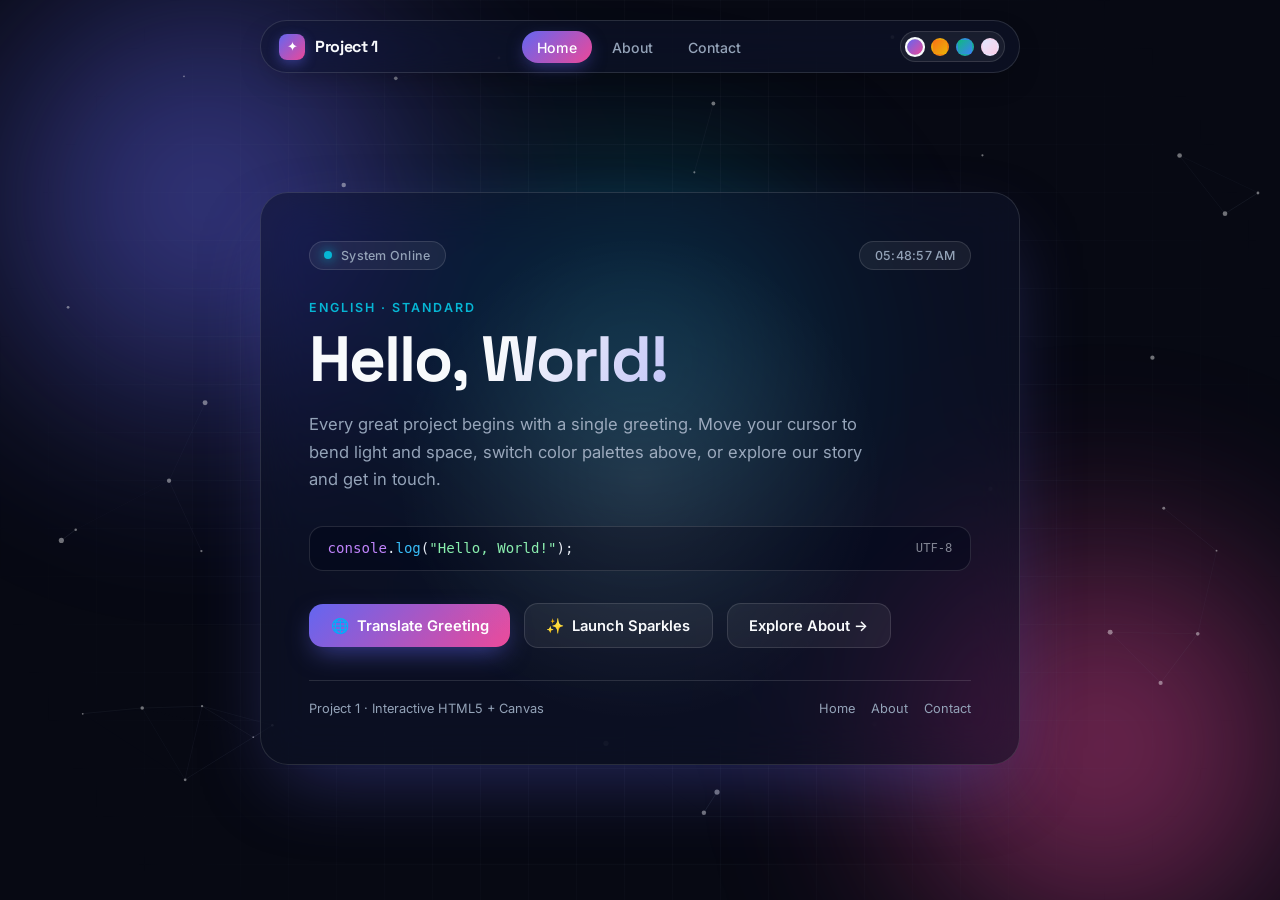
<file: index.html>
<!DOCTYPE html>
<html lang="en">
<head>
  <meta charset="UTF-8" />
  <meta name="viewport" content="width=device-width, initial-scale=1.0" />
  <title>Hello, World! · Project 1</title>
  <link rel="preconnect" href="https://fonts.googleapis.com" />
  <link rel="preconnect" href="https://fonts.gstatic.com" crossorigin />
  <link href="https://fonts.googleapis.com/css2?family=Inter:wght@400;500;600&family=Space+Grotesk:wght@600;700&display=swap" rel="stylesheet" />
  <link rel="stylesheet" href="styles.css" />
</head>
<body data-theme="aurora">
  <div class="aurora" aria-hidden="true">
    <div class="blob blob-1"></div>
    <div class="blob blob-2"></div>
    <div class="blob blob-3"></div>
  </div>
  <div class="grid-overlay" aria-hidden="true"></div>
  <canvas id="constellation" aria-hidden="true"></canvas>

  <header class="site-header">
    <nav class="navbar" aria-label="Main navigation">
      <a href="index.html" class="brand">
        <span class="brand-mark">✦</span>
        <span>Project 1</span>
      </a>

      <ul class="nav-links">
        <li><a href="index.html" class="nav-link active" aria-current="page">Home</a></li>
        <li><a href="about.html" class="nav-link">About</a></li>
        <li><a href="contact.html" class="nav-link">Contact</a></li>
      </ul>

      <div class="theme-switcher" role="group" aria-label="Color theme">
        <button class="theme-dot active" data-set="aurora" title="Cosmic Aurora" aria-label="Cosmic Aurora theme"></button>
        <button class="theme-dot" data-set="sunset" title="Solar Sunset" aria-label="Solar Sunset theme"></button>
        <button class="theme-dot" data-set="emerald" title="Cyber Emerald" aria-label="Cyber Emerald theme"></button>
        <button class="theme-dot" data-set="daylight" title="Crisp Daylight" aria-label="Crisp Daylight theme"></button>
      </div>
    </nav>
  </header>

  <main class="stage">
    <section class="card" id="tilt-card">
      <div class="top-bar">
        <div class="status-pill">
          <span class="pulse-dot"></span>
          <span>System Online</span>
        </div>
        <span class="status-pill" id="local-clock">--:--:--</span>
      </div>

      <span class="eyebrow" id="lang-label">English · Standard</span>
      <h1 id="greeting-text">Hello, World!</h1>

      <p class="subtitle">
        Every great project begins with a single greeting. Move your cursor to bend light and space, switch color palettes above, or explore our story and get in touch.
      </p>

      <div class="code-snippet" aria-label="Code example">
        <code>
          <span class="code-kw">console</span>.<span class="code-fn">log</span>(<span class="code-str" id="code-greeting">"Hello, World!"</span>);
        </code>
        <span style="opacity: 0.55; font-size: 0.76rem;">UTF-8</span>
      </div>

      <div class="actions">
        <button class="btn btn-primary" id="lang-btn" type="button">
          <span>🌐</span>
          <span>Translate Greeting</span>
        </button>
        <button class="btn btn-secondary" id="spark-btn" type="button">
          <span>✨</span>
          <span>Launch Sparkles</span>
        </button>
        <a href="about.html" class="btn btn-secondary">
          <span>Explore About →</span>
        </a>
      </div>

      <div class="footer-meta">
        <span>Project 1 · Interactive HTML5 + Canvas</span>
        <div class="footer-links">
          <a href="index.html">Home</a>
          <a href="about.html">About</a>
          <a href="contact.html">Contact</a>
        </div>
      </div>
    </section>
  </main>

  <script src="script.js"></script>
</body>
</html>
</file>
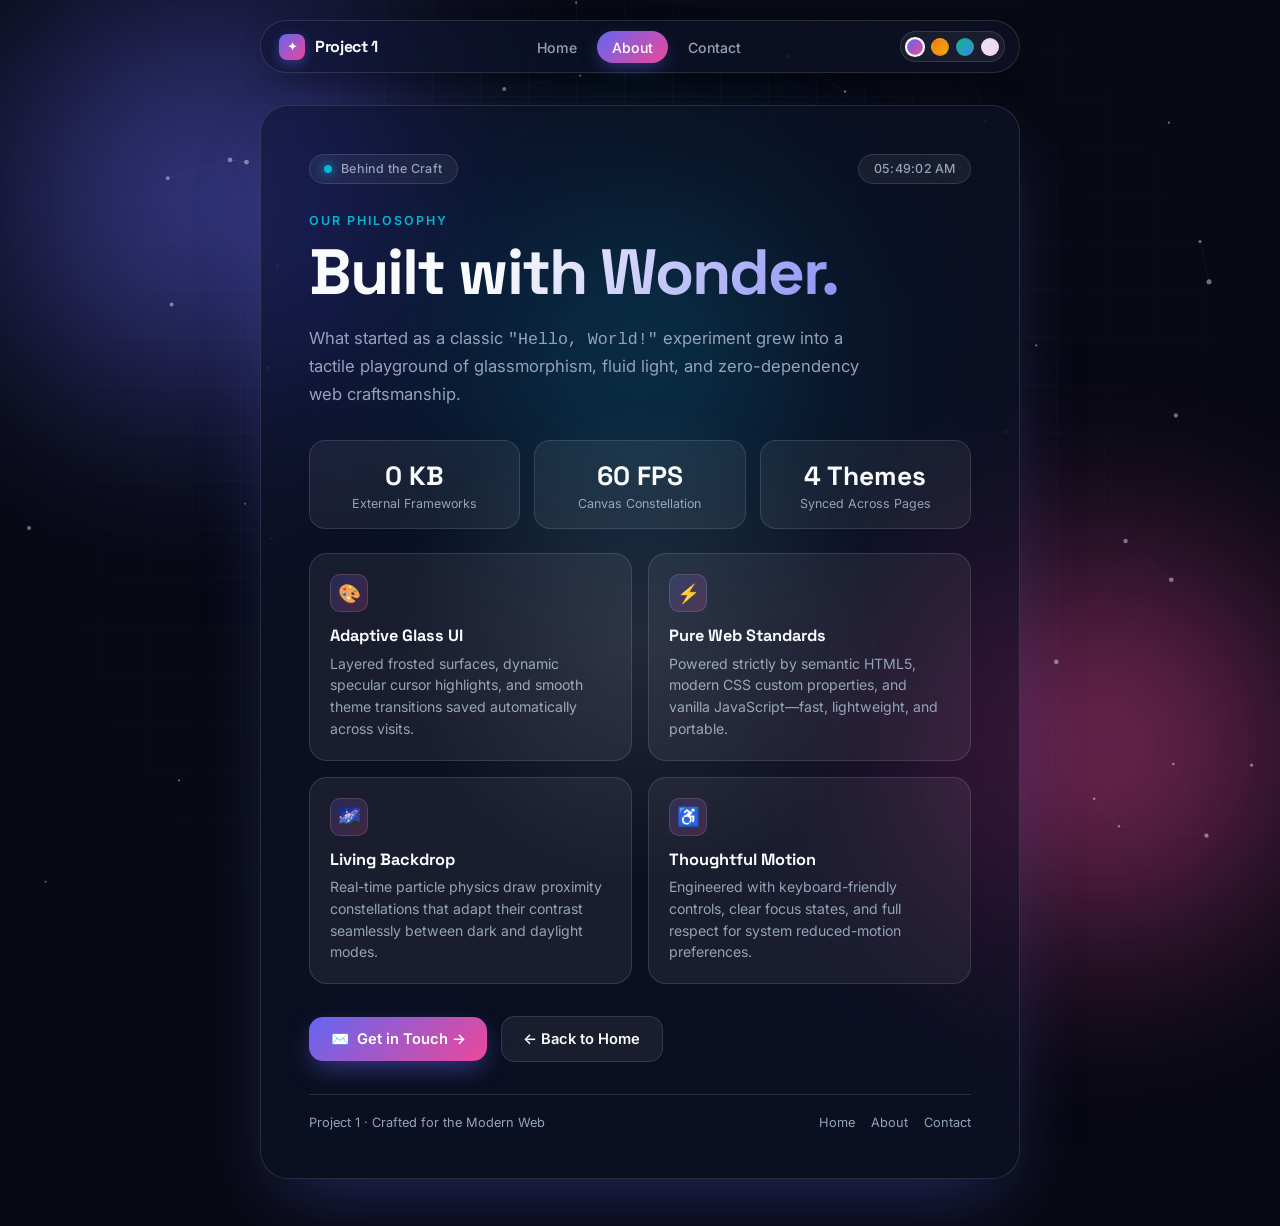
<file: about.html>
<!DOCTYPE html>
<html lang="en">
<head>
  <meta charset="UTF-8" />
  <meta name="viewport" content="width=device-width, initial-scale=1.0" />
  <title>About · Project 1</title>
  <link rel="preconnect" href="https://fonts.googleapis.com" />
  <link rel="preconnect" href="https://fonts.gstatic.com" crossorigin />
  <link href="https://fonts.googleapis.com/css2?family=Inter:wght@400;500;600&family=Space+Grotesk:wght@600;700&display=swap" rel="stylesheet" />
  <link rel="stylesheet" href="styles.css" />
</head>
<body data-theme="aurora">
  <div class="aurora" aria-hidden="true">
    <div class="blob blob-1"></div>
    <div class="blob blob-2"></div>
    <div class="blob blob-3"></div>
  </div>
  <div class="grid-overlay" aria-hidden="true"></div>
  <canvas id="constellation" aria-hidden="true"></canvas>

  <header class="site-header">
    <nav class="navbar" aria-label="Main navigation">
      <a href="index.html" class="brand">
        <span class="brand-mark">✦</span>
        <span>Project 1</span>
      </a>

      <ul class="nav-links">
        <li><a href="index.html" class="nav-link">Home</a></li>
        <li><a href="about.html" class="nav-link active" aria-current="page">About</a></li>
        <li><a href="contact.html" class="nav-link">Contact</a></li>
      </ul>

      <div class="theme-switcher" role="group" aria-label="Color theme">
        <button class="theme-dot active" data-set="aurora" title="Cosmic Aurora" aria-label="Cosmic Aurora theme"></button>
        <button class="theme-dot" data-set="sunset" title="Solar Sunset" aria-label="Solar Sunset theme"></button>
        <button class="theme-dot" data-set="emerald" title="Cyber Emerald" aria-label="Cyber Emerald theme"></button>
        <button class="theme-dot" data-set="daylight" title="Crisp Daylight" aria-label="Crisp Daylight theme"></button>
      </div>
    </nav>
  </header>

  <main class="stage">
    <section class="card" id="tilt-card">
      <div class="top-bar">
        <div class="status-pill">
          <span class="pulse-dot"></span>
          <span>Behind the Craft</span>
        </div>
        <span class="status-pill" id="local-clock">--:--:--</span>
      </div>

      <span class="eyebrow">Our Philosophy</span>
      <h1>Built with Wonder.</h1>

      <p class="subtitle">
        What started as a classic <code>"Hello, World!"</code> experiment grew into a tactile playground of glassmorphism, fluid light, and zero-dependency web craftsmanship.
      </p>

      <div class="stats-row" aria-label="Project highlights">
        <div class="stat-box">
          <div class="stat-value">0 KB</div>
          <div class="stat-label">External Frameworks</div>
        </div>
        <div class="stat-box">
          <div class="stat-value">60 FPS</div>
          <div class="stat-label">Canvas Constellation</div>
        </div>
        <div class="stat-box">
          <div class="stat-value">4 Themes</div>
          <div class="stat-label">Synced Across Pages</div>
        </div>
      </div>

      <div class="bento-grid">
        <article class="bento-item">
          <div class="bento-icon" aria-hidden="true">🎨</div>
          <h3>Adaptive Glass UI</h3>
          <p>Layered frosted surfaces, dynamic specular cursor highlights, and smooth theme transitions saved automatically across visits.</p>
        </article>

        <article class="bento-item">
          <div class="bento-icon" aria-hidden="true">⚡</div>
          <h3>Pure Web Standards</h3>
          <p>Powered strictly by semantic HTML5, modern CSS custom properties, and vanilla JavaScript—fast, lightweight, and portable.</p>
        </article>

        <article class="bento-item">
          <div class="bento-icon" aria-hidden="true">🌌</div>
          <h3>Living Backdrop</h3>
          <p>Real-time particle physics draw proximity constellations that adapt their contrast seamlessly between dark and daylight modes.</p>
        </article>

        <article class="bento-item">
          <div class="bento-icon" aria-hidden="true">♿</div>
          <h3>Thoughtful Motion</h3>
          <p>Engineered with keyboard-friendly controls, clear focus states, and full respect for system reduced-motion preferences.</p>
        </article>
      </div>

      <div class="actions">
        <a href="contact.html" class="btn btn-primary">
          <span>✉️</span>
          <span>Get in Touch →</span>
        </a>
        <a href="index.html" class="btn btn-secondary">
          <span>← Back to Home</span>
        </a>
      </div>

      <div class="footer-meta">
        <span>Project 1 · Crafted for the Modern Web</span>
        <div class="footer-links">
          <a href="index.html">Home</a>
          <a href="about.html">About</a>
          <a href="contact.html">Contact</a>
        </div>
      </div>
    </section>
  </main>

  <script src="script.js"></script>
</body>
</html>
</file>
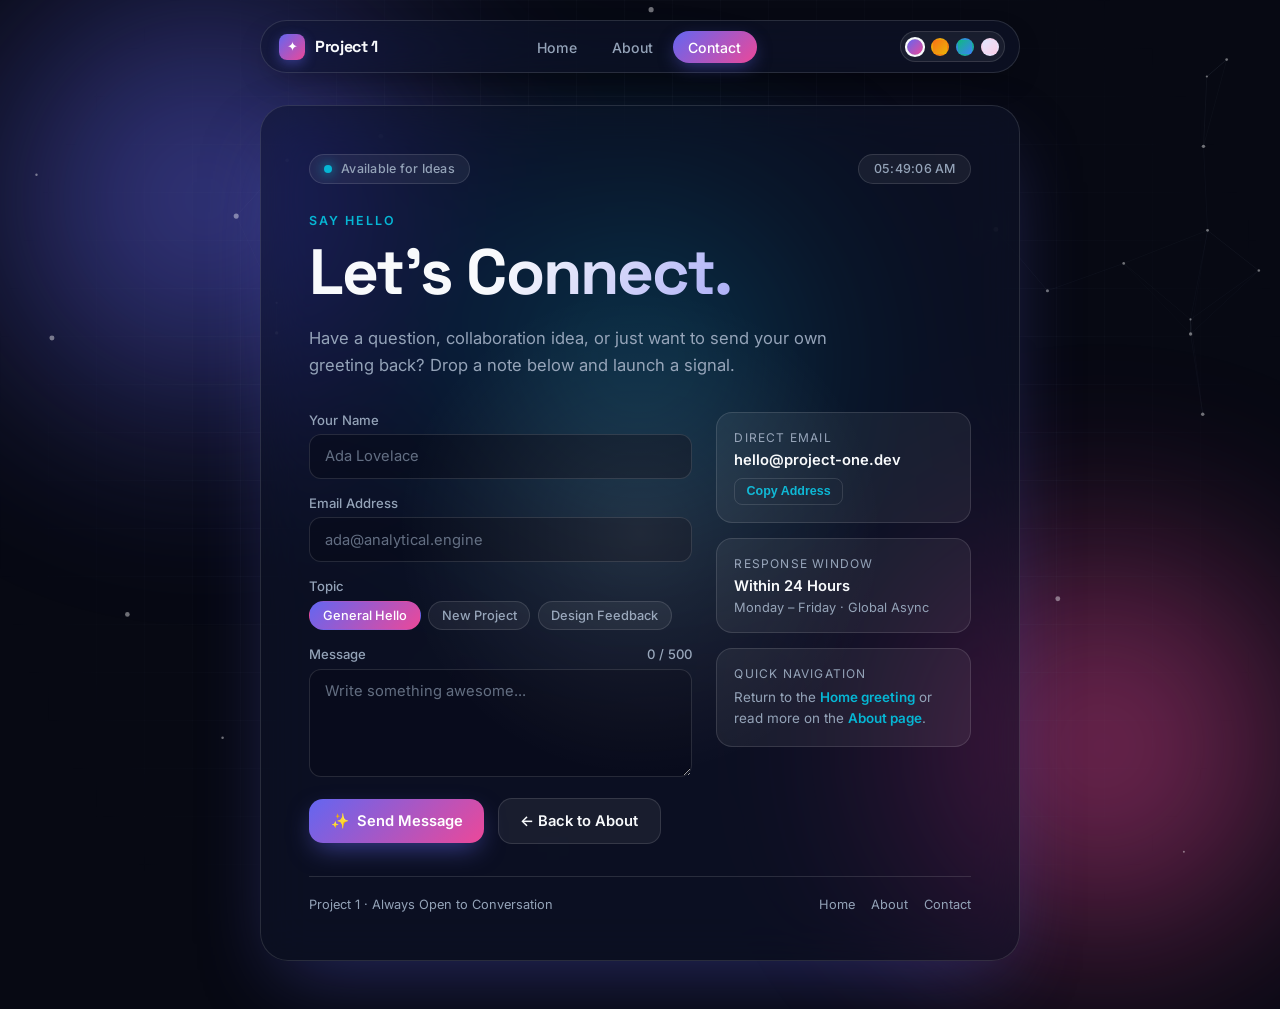
<file: contact.html>
<!DOCTYPE html>
<html lang="en">
<head>
  <meta charset="UTF-8" />
  <meta name="viewport" content="width=device-width, initial-scale=1.0" />
  <title>Contact · Project 1</title>
  <link rel="preconnect" href="https://fonts.googleapis.com" />
  <link rel="preconnect" href="https://fonts.gstatic.com" crossorigin />
  <link href="https://fonts.googleapis.com/css2?family=Inter:wght@400;500;600&family=Space+Grotesk:wght@600;700&display=swap" rel="stylesheet" />
  <link rel="stylesheet" href="styles.css" />
</head>
<body data-theme="aurora">
  <div class="aurora" aria-hidden="true">
    <div class="blob blob-1"></div>
    <div class="blob blob-2"></div>
    <div class="blob blob-3"></div>
  </div>
  <div class="grid-overlay" aria-hidden="true"></div>
  <canvas id="constellation" aria-hidden="true"></canvas>

  <header class="site-header">
    <nav class="navbar" aria-label="Main navigation">
      <a href="index.html" class="brand">
        <span class="brand-mark">✦</span>
        <span>Project 1</span>
      </a>

      <ul class="nav-links">
        <li><a href="index.html" class="nav-link">Home</a></li>
        <li><a href="about.html" class="nav-link">About</a></li>
        <li><a href="contact.html" class="nav-link active" aria-current="page">Contact</a></li>
      </ul>

      <div class="theme-switcher" role="group" aria-label="Color theme">
        <button class="theme-dot active" data-set="aurora" title="Cosmic Aurora" aria-label="Cosmic Aurora theme"></button>
        <button class="theme-dot" data-set="sunset" title="Solar Sunset" aria-label="Solar Sunset theme"></button>
        <button class="theme-dot" data-set="emerald" title="Cyber Emerald" aria-label="Cyber Emerald theme"></button>
        <button class="theme-dot" data-set="daylight" title="Crisp Daylight" aria-label="Crisp Daylight theme"></button>
      </div>
    </nav>
  </header>

  <main class="stage">
    <section class="card" id="tilt-card">
      <div class="top-bar">
        <div class="status-pill">
          <span class="pulse-dot"></span>
          <span>Available for Ideas</span>
        </div>
        <span class="status-pill" id="local-clock">--:--:--</span>
      </div>

      <span class="eyebrow">Say Hello</span>
      <h1>Let's Connect.</h1>

      <p class="subtitle">
        Have a question, collaboration idea, or just want to send your own greeting back? Drop a note below and launch a signal.
      </p>

      <div class="contact-layout">
        <form class="contact-form" id="contact-form">
          <div class="field-group">
            <label for="name">Your Name</label>
            <input class="input-control" type="text" id="name" name="name" placeholder="Ada Lovelace" required />
          </div>

          <div class="field-group">
            <label for="email">Email Address</label>
            <input class="input-control" type="email" id="email" name="email" placeholder="ada@analytical.engine" required />
          </div>

          <div class="field-group">
            <label>Topic</label>
            <div class="topic-chips" role="group" aria-label="Message topic">
              <button type="button" class="topic-chip selected">General Hello</button>
              <button type="button" class="topic-chip">New Project</button>
              <button type="button" class="topic-chip">Design Feedback</button>
            </div>
          </div>

          <div class="field-group">
            <label for="message">
              <span>Message</span>
              <span id="char-count">0 / 500</span>
            </label>
            <textarea class="input-control" id="message" name="message" maxlength="500" placeholder="Write something awesome..." required></textarea>
          </div>

          <div class="toast-banner" id="form-toast" role="status" aria-live="polite">
            <span>🚀</span>
            <span>Thanks! Your message has been sent into the constellation.</span>
          </div>

          <div class="actions" style="margin-top: 0.35rem;">
            <button class="btn btn-primary" id="submit-btn" type="submit">
              <span>✨</span>
              <span>Send Message</span>
            </button>
            <a href="about.html" class="btn btn-secondary">
              <span>← Back to About</span>
            </a>
          </div>
        </form>

        <aside class="contact-sidebar" aria-label="Direct contact channels">
          <div class="info-tile">
            <div class="info-tile-label">Direct Email</div>
            <div class="info-tile-value">hello@project-one.dev</div>
            <button type="button" class="copy-btn" id="copy-email-btn">Copy Address</button>
          </div>

          <div class="info-tile">
            <div class="info-tile-label">Response Window</div>
            <div class="info-tile-value">Within 24 Hours</div>
            <p style="font-size: 0.8rem; color: var(--text-muted); margin-top: 0.3rem;">
              Monday – Friday · Global Async
            </p>
          </div>

          <div class="info-tile">
            <div class="info-tile-label">Quick Navigation</div>
            <p style="font-size: 0.84rem; color: var(--text-muted); line-height: 1.55;">
              Return to the <a href="index.html" style="color: var(--accent-3); text-decoration: none; font-weight: 600;">Home greeting</a> or read more on the <a href="about.html" style="color: var(--accent-3); text-decoration: none; font-weight: 600;">About page</a>.
            </p>
          </div>
        </aside>
      </div>

      <div class="footer-meta">
        <span>Project 1 · Always Open to Conversation</span>
        <div class="footer-links">
          <a href="index.html">Home</a>
          <a href="about.html">About</a>
          <a href="contact.html">Contact</a>
        </div>
      </div>
    </section>
  </main>

  <script src="script.js"></script>
</body>
</html>
</file>
<file: styles.css>
:root {
  --bg-base: #070913;
  --accent-1: #6366f1;
  --accent-2: #ec4899;
  --accent-3: #06b6d4;
  --card-bg: rgba(17, 22, 42, 0.58);
  --card-border: rgba(255, 255, 255, 0.12);
  --input-bg: rgba(7, 10, 24, 0.52);
  --text-main: #f8fafc;
  --text-muted: #94a3b8;
  --chip-bg: rgba(255, 255, 255, 0.06);
  --chip-hover: rgba(255, 255, 255, 0.12);
  --shadow-glow: 0 30px 80px -20px rgba(99, 102, 241, 0.35);
}

[data-theme="sunset"] {
  --bg-base: #12080d;
  --accent-1: #f97316;
  --accent-2: #ef4444;
  --accent-3: #eab308;
  --card-bg: rgba(34, 15, 22, 0.62);
  --input-bg: rgba(20, 8, 13, 0.55);
  --shadow-glow: 0 30px 80px -20px rgba(249, 115, 22, 0.35);
}

[data-theme="emerald"] {
  --bg-base: #04110e;
  --accent-1: #10b981;
  --accent-2: #14b8a6;
  --accent-3: #3b82f6;
  --card-bg: rgba(10, 30, 26, 0.62);
  --input-bg: rgba(4, 16, 14, 0.55);
  --shadow-glow: 0 30px 80px -20px rgba(16, 185, 129, 0.35);
}

[data-theme="daylight"] {
  --bg-base: #f4f7ff;
  --accent-1: #4f46e5;
  --accent-2: #db2777;
  --accent-3: #0284c7;
  --card-bg: rgba(255, 255, 255, 0.76);
  --card-border: rgba(15, 23, 42, 0.1);
  --input-bg: rgba(255, 255, 255, 0.85);
  --text-main: #0f172a;
  --text-muted: #475569;
  --chip-bg: rgba(15, 23, 42, 0.05);
  --chip-hover: rgba(15, 23, 42, 0.1);
  --shadow-glow: 0 30px 80px -20px rgba(79, 70, 229, 0.22);
}

* {
  box-sizing: border-box;
  margin: 0;
  padding: 0;
}

body {
  min-height: 100vh;
  font-family: 'Inter', -apple-system, BlinkMacSystemFont, 'Segoe UI', Roboto, sans-serif;
  background-color: var(--bg-base);
  color: var(--text-main);
  display: flex;
  flex-direction: column;
  align-items: center;
  overflow-x: hidden;
  position: relative;
  transition: background-color 0.6s cubic-bezier(0.22, 1, 0.36, 1), color 0.4s ease;
  padding: 1.25rem 1.5rem 3rem;
}

/* Ambient animated aurora blobs */
.aurora {
  position: fixed;
  inset: 0;
  pointer-events: none;
  z-index: 0;
  filter: blur(90px);
  opacity: 0.65;
}

.blob {
  position: absolute;
  border-radius: 50%;
  animation: float 16s ease-in-out infinite alternate;
  transition: background 0.6s ease;
}

.blob-1 {
  width: 48vw;
  height: 48vw;
  max-width: 620px;
  max-height: 620px;
  background: radial-gradient(circle, var(--accent-1), transparent 70%);
  top: -12%;
  left: -8%;
}

.blob-2 {
  width: 44vw;
  height: 44vw;
  max-width: 560px;
  max-height: 560px;
  background: radial-gradient(circle, var(--accent-2), transparent 70%);
  bottom: -14%;
  right: -8%;
  animation-delay: -6s;
}

.blob-3 {
  width: 36vw;
  height: 36vw;
  max-width: 460px;
  max-height: 460px;
  background: radial-gradient(circle, var(--accent-3), transparent 70%);
  top: 40%;
  left: 50%;
  transform: translate(-50%, -50%);
  animation-delay: -11s;
}

@keyframes float {
  0% { transform: translate(0, 0) scale(1); }
  50% { transform: translate(40px, -30px) scale(1.08); }
  100% { transform: translate(-30px, 35px) scale(0.95); }
}

#constellation {
  position: fixed;
  inset: 0;
  width: 100%;
  height: 100%;
  z-index: 1;
  pointer-events: none;
}

.grid-overlay {
  position: fixed;
  inset: 0;
  z-index: 1;
  pointer-events: none;
  background-image:
    linear-gradient(to right, rgba(148, 163, 184, 0.05) 1px, transparent 1px),
    linear-gradient(to bottom, rgba(148, 163, 184, 0.05) 1px, transparent 1px);
  background-size: 48px 48px;
  mask-image: radial-gradient(circle at center, black 35%, transparent 85%);
  -webkit-mask-image: radial-gradient(circle at center, black 35%, transparent 85%);
}

/* Shared Glassmorphic Navigation Bar */
.site-header {
  position: relative;
  z-index: 10;
  width: 100%;
  max-width: 760px;
  margin-bottom: 2rem;
}

.navbar {
  display: flex;
  align-items: center;
  justify-content: space-between;
  gap: 1rem;
  padding: 0.65rem 0.9rem 0.65rem 1.15rem;
  background: var(--card-bg);
  backdrop-filter: blur(20px) saturate(160%);
  -webkit-backdrop-filter: blur(20px) saturate(160%);
  border: 1px solid var(--card-border);
  border-radius: 999px;
  box-shadow: 0 12px 32px -12px rgba(0, 0, 0, 0.35);
}

.brand {
  display: inline-flex;
  align-items: center;
  gap: 0.6rem;
  text-decoration: none;
  color: var(--text-main);
  font-family: 'Space Grotesk', system-ui, sans-serif;
  font-weight: 700;
  font-size: 1rem;
  letter-spacing: -0.02em;
}

.brand-mark {
  width: 26px;
  height: 26px;
  border-radius: 8px;
  background: linear-gradient(135deg, var(--accent-1), var(--accent-2));
  display: grid;
  place-items: center;
  color: #fff;
  font-size: 0.82rem;
  box-shadow: 0 4px 12px rgba(99, 102, 241, 0.4);
}

.nav-links {
  display: flex;
  align-items: center;
  gap: 0.3rem;
  list-style: none;
}

.nav-link {
  text-decoration: none;
  color: var(--text-muted);
  font-size: 0.88rem;
  font-weight: 500;
  padding: 0.48rem 0.95rem;
  border-radius: 999px;
  transition: color 0.2s ease, background 0.2s ease, transform 0.2s ease;
}

.nav-link:hover {
  color: var(--text-main);
  background: var(--chip-bg);
}

.nav-link.active {
  color: #ffffff;
  background: linear-gradient(135deg, var(--accent-1), var(--accent-2));
  box-shadow: 0 6px 18px -4px rgba(99, 102, 241, 0.5);
}

.theme-switcher {
  display: inline-flex;
  align-items: center;
  gap: 0.42rem;
  padding: 0.32rem;
  border-radius: 999px;
  background: var(--chip-bg);
  border: 1px solid var(--card-border);
}

.theme-dot {
  width: 18px;
  height: 18px;
  border-radius: 50%;
  border: 2px solid transparent;
  cursor: pointer;
  transition: transform 0.2s ease, border-color 0.2s ease;
}

.theme-dot:hover {
  transform: scale(1.18);
}

.theme-dot.active {
  border-color: var(--text-main);
  transform: scale(1.12);
}

.theme-dot[data-set="aurora"] { background: linear-gradient(135deg, #6366f1, #ec4899); }
.theme-dot[data-set="sunset"] { background: linear-gradient(135deg, #f97316, #eab308); }
.theme-dot[data-set="emerald"] { background: linear-gradient(135deg, #10b981, #3b82f6); }
.theme-dot[data-set="daylight"] { background: linear-gradient(135deg, #e0e7ff, #fbcfe8); }

/* Stage & Glass Card */
.stage {
  perspective: 1200px;
  z-index: 2;
  width: 100%;
  max-width: 760px;
  margin: auto 0;
  animation: pageEnter 0.55s cubic-bezier(0.22, 1, 0.36, 1);
}

@keyframes pageEnter {
  from {
    opacity: 0;
    transform: translateY(16px) scale(0.99);
  }
  to {
    opacity: 1;
    transform: translateY(0) scale(1);
  }
}

.card {
  position: relative;
  background: var(--card-bg);
  backdrop-filter: blur(24px) saturate(160%);
  -webkit-backdrop-filter: blur(24px) saturate(160%);
  border: 1px solid var(--card-border);
  border-radius: 28px;
  padding: 3rem;
  box-shadow: var(--shadow-glow);
  transform-style: preserve-3d;
  transition: transform 0.18s ease-out, background 0.5s ease, border-color 0.5s ease, box-shadow 0.5s ease;
  overflow: hidden;
}

.card::before {
  content: "";
  position: absolute;
  inset: 0;
  background: radial-gradient(
    540px circle at var(--mouse-x, 50%) var(--mouse-y, 50%),
    rgba(255, 255, 255, 0.1),
    transparent 45%
  );
  pointer-events: none;
  border-radius: inherit;
}

.top-bar {
  display: flex;
  align-items: center;
  justify-content: space-between;
  gap: 1rem;
  margin-bottom: 1.85rem;
  flex-wrap: wrap;
}

.status-pill {
  display: inline-flex;
  align-items: center;
  gap: 0.55rem;
  padding: 0.4rem 0.9rem;
  border-radius: 999px;
  background: var(--chip-bg);
  border: 1px solid var(--card-border);
  font-size: 0.78rem;
  font-weight: 500;
  letter-spacing: 0.02em;
  color: var(--text-muted);
}

.pulse-dot {
  width: 8px;
  height: 8px;
  border-radius: 50%;
  background: var(--accent-3);
  box-shadow: 0 0 12px var(--accent-3);
  animation: pulse 2s infinite;
}

@keyframes pulse {
  0%, 100% { transform: scale(1); opacity: 1; }
  50% { transform: scale(1.35); opacity: 0.65; }
}

.eyebrow {
  font-size: 0.78rem;
  text-transform: uppercase;
  letter-spacing: 0.16em;
  font-weight: 600;
  color: var(--accent-3);
  margin-bottom: 0.6rem;
  display: block;
  transition: opacity 0.25s ease;
}

h1 {
  font-family: 'Space Grotesk', system-ui, sans-serif;
  font-size: clamp(2.4rem, 6vw, 4rem);
  font-weight: 700;
  line-height: 1.08;
  letter-spacing: -0.03em;
  margin-bottom: 1.1rem;
  background: linear-gradient(120deg, var(--text-main) 15%, var(--accent-1) 52%, var(--accent-2) 88%);
  background-size: 200% auto;
  -webkit-background-clip: text;
  background-clip: text;
  color: transparent;
  animation: shimmer 6s linear infinite;
  transition: opacity 0.22s ease, transform 0.22s ease;
}

.fade-swap {
  opacity: 0;
  transform: translateY(8px);
}

@keyframes shimmer {
  to { background-position: 200% center; }
}

.subtitle {
  font-size: 1.04rem;
  line-height: 1.65;
  color: var(--text-muted);
  max-width: 58ch;
  margin-bottom: 2rem;
}

/* Code snippet on Home */
.code-snippet {
  display: flex;
  align-items: center;
  justify-content: space-between;
  gap: 0.75rem;
  background: rgba(2, 6, 23, 0.45);
  border: 1px solid var(--card-border);
  border-radius: 14px;
  padding: 0.85rem 1.1rem;
  margin-bottom: 2rem;
  font-family: 'Cascadia Code', 'Fira Code', Consolas, monospace;
  font-size: 0.88rem;
  color: #e2e8f0;
  overflow-x: auto;
}

[data-theme="daylight"] .code-snippet {
  background: rgba(15, 23, 42, 0.9);
}

.code-kw { color: #c084fc; }
.code-fn { color: #38bdf8; }
.code-str { color: #86efac; }

/* Buttons & Links */
.actions {
  display: flex;
  flex-wrap: wrap;
  gap: 0.85rem;
  align-items: center;
}

.btn {
  appearance: none;
  border: none;
  cursor: pointer;
  text-decoration: none;
  font-family: inherit;
  font-size: 0.92rem;
  font-weight: 600;
  padding: 0.8rem 1.35rem;
  border-radius: 14px;
  display: inline-flex;
  align-items: center;
  justify-content: center;
  gap: 0.5rem;
  transition: transform 0.18s ease, box-shadow 0.25s ease, background 0.25s ease;
}

.btn:active {
  transform: scale(0.97);
}

.btn-primary {
  background: linear-gradient(135deg, var(--accent-1), var(--accent-2));
  color: #ffffff;
  box-shadow: 0 10px 26px -6px rgba(99, 102, 241, 0.55);
}

.btn-primary:hover {
  transform: translateY(-2px);
  box-shadow: 0 14px 30px -6px rgba(236, 72, 153, 0.55);
}

.btn-secondary {
  background: var(--chip-bg);
  color: var(--text-main);
  border: 1px solid var(--card-border);
}

.btn-secondary:hover {
  transform: translateY(-2px);
  background: var(--chip-hover);
}

/* About Page Bento Grid & Stats */
.stats-row {
  display: grid;
  grid-template-columns: repeat(3, 1fr);
  gap: 0.9rem;
  margin-bottom: 1.5rem;
}

.stat-box {
  background: var(--chip-bg);
  border: 1px solid var(--card-border);
  border-radius: 16px;
  padding: 1.1rem;
  text-align: center;
}

.stat-value {
  font-family: 'Space Grotesk', system-ui, sans-serif;
  font-size: 1.65rem;
  font-weight: 700;
  color: var(--text-main);
  margin-bottom: 0.2rem;
}

.stat-label {
  font-size: 0.78rem;
  color: var(--text-muted);
}

.bento-grid {
  display: grid;
  grid-template-columns: repeat(2, 1fr);
  gap: 1rem;
  margin-bottom: 2rem;
}

.bento-item {
  background: var(--chip-bg);
  border: 1px solid var(--card-border);
  border-radius: 18px;
  padding: 1.25rem;
  transition: transform 0.22s ease, border-color 0.25s ease, background 0.25s ease;
}

.bento-item:hover {
  transform: translateY(-3px);
  background: var(--chip-hover);
  border-color: var(--accent-1);
}

.bento-icon {
  width: 38px;
  height: 38px;
  border-radius: 10px;
  background: linear-gradient(135deg, rgba(99, 102, 241, 0.2), rgba(236, 72, 153, 0.2));
  border: 1px solid var(--card-border);
  display: grid;
  place-items: center;
  font-size: 1.15rem;
  margin-bottom: 0.8rem;
}

.bento-item h3 {
  font-family: 'Space Grotesk', system-ui, sans-serif;
  font-size: 1.02rem;
  margin-bottom: 0.4rem;
  color: var(--text-main);
}

.bento-item p {
  font-size: 0.88rem;
  line-height: 1.55;
  color: var(--text-muted);
}

/* Contact Page Form & Quick Cards */
.contact-layout {
  display: grid;
  grid-template-columns: 1.35fr 0.9fr;
  gap: 1.5rem;
  margin-bottom: 1.5rem;
}

.contact-form {
  display: flex;
  flex-direction: column;
  gap: 1rem;
}

.field-group {
  display: flex;
  flex-direction: column;
  gap: 0.4rem;
}

.field-group label {
  font-size: 0.82rem;
  font-weight: 500;
  color: var(--text-muted);
  display: flex;
  justify-content: space-between;
}

.input-control {
  width: 100%;
  background: var(--input-bg);
  border: 1px solid var(--card-border);
  border-radius: 12px;
  padding: 0.78rem 0.95rem;
  color: var(--text-main);
  font-family: inherit;
  font-size: 0.92rem;
  outline: none;
  transition: border-color 0.2s ease, box-shadow 0.2s ease;
}

.input-control::placeholder {
  color: var(--text-muted);
  opacity: 0.65;
}

.input-control:focus {
  border-color: var(--accent-1);
  box-shadow: 0 0 0 3px rgba(99, 102, 241, 0.22);
}

textarea.input-control {
  resize: vertical;
  min-height: 108px;
}

.topic-chips {
  display: flex;
  flex-wrap: wrap;
  gap: 0.45rem;
}

.topic-chip {
  appearance: none;
  background: var(--chip-bg);
  border: 1px solid var(--card-border);
  color: var(--text-muted);
  font-family: inherit;
  font-size: 0.8rem;
  font-weight: 500;
  padding: 0.4rem 0.8rem;
  border-radius: 999px;
  cursor: pointer;
  transition: all 0.18s ease;
}

.topic-chip:hover {
  color: var(--text-main);
  background: var(--chip-hover);
}

.topic-chip.selected {
  background: linear-gradient(135deg, var(--accent-1), var(--accent-2));
  color: #ffffff;
  border-color: transparent;
}

.contact-sidebar {
  display: flex;
  flex-direction: column;
  gap: 0.9rem;
}

.info-tile {
  background: var(--chip-bg);
  border: 1px solid var(--card-border);
  border-radius: 16px;
  padding: 1.1rem;
}

.info-tile-label {
  font-size: 0.75rem;
  text-transform: uppercase;
  letter-spacing: 0.1em;
  color: var(--text-muted);
  margin-bottom: 0.35rem;
}

.info-tile-value {
  font-size: 0.92rem;
  font-weight: 600;
  color: var(--text-main);
  word-break: break-word;
}

.copy-btn {
  margin-top: 0.6rem;
  background: transparent;
  border: 1px solid var(--card-border);
  color: var(--accent-3);
  padding: 0.32rem 0.7rem;
  border-radius: 8px;
  font-size: 0.78rem;
  font-weight: 600;
  cursor: pointer;
  transition: background 0.2s ease, color 0.2s ease;
}

.copy-btn:hover {
  background: var(--chip-hover);
}

.toast-banner {
  display: none;
  align-items: center;
  gap: 0.6rem;
  padding: 0.85rem 1rem;
  border-radius: 12px;
  background: rgba(16, 185, 129, 0.16);
  border: 1px solid rgba(16, 185, 129, 0.4);
  color: var(--text-main);
  font-size: 0.88rem;
  animation: pageEnter 0.35s ease;
}

.toast-banner.visible {
  display: flex;
}

/* Footer Meta */
.footer-meta {
  margin-top: 2rem;
  padding-top: 1.25rem;
  border-top: 1px solid var(--card-border);
  display: flex;
  justify-content: space-between;
  align-items: center;
  font-size: 0.8rem;
  color: var(--text-muted);
  flex-wrap: wrap;
  gap: 0.75rem;
}

.footer-links {
  display: flex;
  gap: 1rem;
}

.footer-links a {
  color: var(--text-muted);
  text-decoration: none;
  transition: color 0.2s ease;
}

.footer-links a:hover {
  color: var(--text-main);
}

@media (max-width: 680px) {
  .navbar {
    flex-wrap: wrap;
    border-radius: 22px;
    justify-content: center;
  }
  .card {
    padding: 2rem 1.5rem;
    border-radius: 22px;
  }
  .bento-grid,
  .contact-layout,
  .stats-row {
    grid-template-columns: 1fr;
  }
  .actions {
    width: 100%;
  }
  .btn {
    flex: 1 1 auto;
  }
}

@media (prefers-reduced-motion: reduce) {
  *, *::before, *::after {
    animation-duration: 0.01ms !important;
    animation-iteration-count: 1 !important;
    transition-duration: 0.01ms !important;
  }
}
</file>
